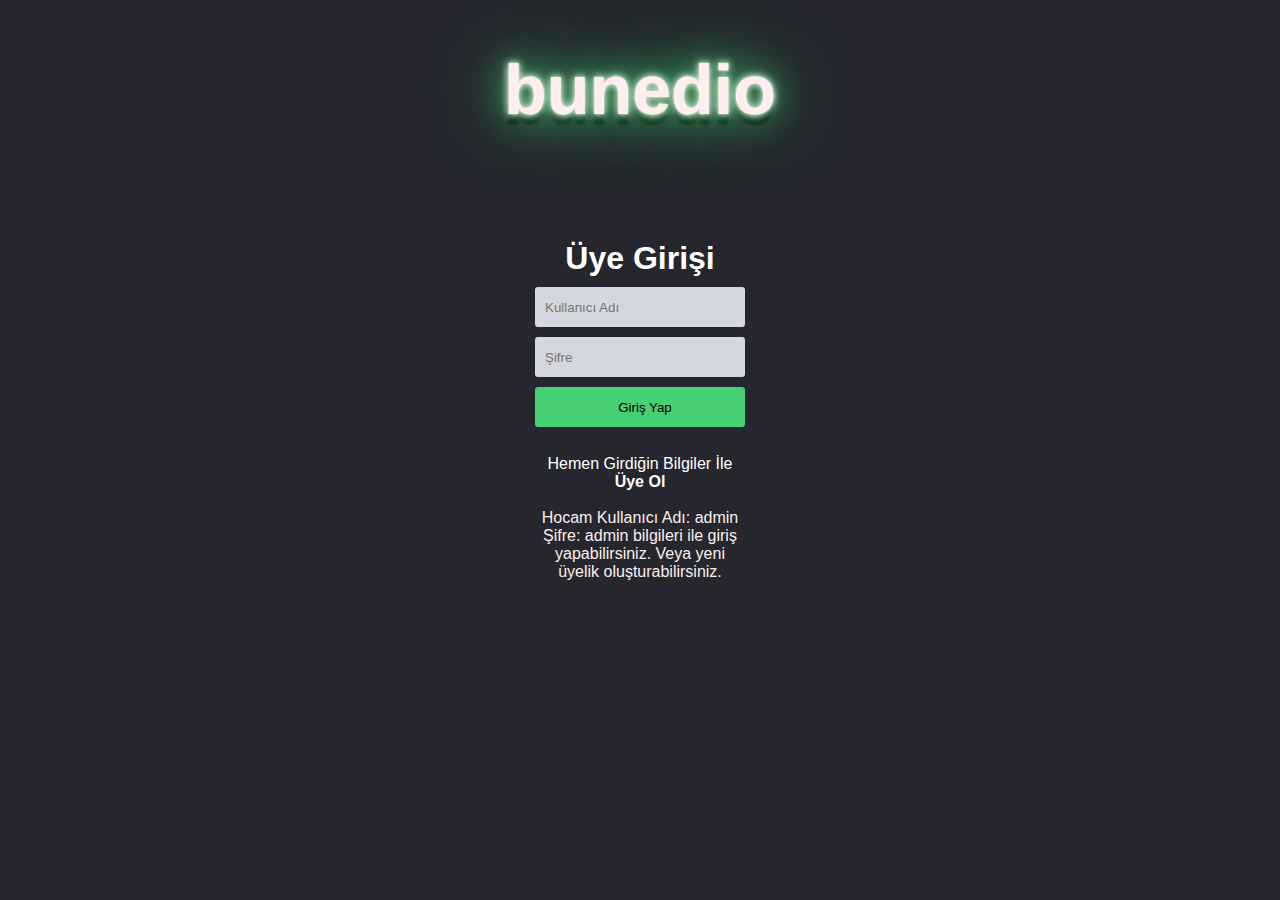
<file: index.html>
<!DOCTYPE html>
<html lang="tr">

<head>
    <meta charset="UTF-8">
    <meta name="viewport" content="width=device-width, initial-scale=1.0">
    <title>Bunedio</title>
    <link rel="stylesheet" href="style.css">
</head>

<body>


    <script>
        var kullaniciadi = ["admin"];
        var sifre = ["admin"];
        function girisYap() {


            var kadi = document.getElementById("kadi").value;
            var password = document.getElementById("sifre").value;
            var i;
            var onay1 = false;
            var onay2 = false;


            for (i = 0; i < kullaniciadi.length; i++) {
                if (kullaniciadi[i] == kadi) {

                    onay1 = true;
                }



            }

            for (i = 0; i < sifre.length; i++) {

                if (sifre[i] == password) {
                    onay2 = true;
                }

            }

            if (onay1 == true && onay2 == true) {
                window.location.replace("anasayfa.html")
            }

            if (onay1 == true && onay2 == false) {
                document.getElementById("durum").innerHTML = "Şifreyi yanlış girdiniz!!!";
            }

            if (onay1 == false && onay2 == true) {
                document.getElementById("durum").innerHTML = "Kullanıcı Adınızı yanlış girdiniz!!!";
            }

            if (onay1 == false && onay2 == false) {
                document.getElementById("durum").innerHTML = "Kullanıcı Adı ve Şifreyi yanlış girdiniz!!!";
            }




        }


        function uyeOl() {
            var uyeKullaniciAdi;
            var uyeSifre;

            uyeKullaniciAdi = document.getElementById("kadi").value;
            uyeSifre = document.getElementById("sifre").value;
            kullaniciadi.push(uyeKullaniciAdi);
            sifre.push(uyeSifre);
         

            document.getElementById("durum").innerHTML = "Üyeliğiniz başarıyla gerçekleştirildi!";
        }




    </script>



    <div class="logo">

        <b>bunedio</b>

    </div>

    <div class="form">
        <h1> Üye Girişi</h1>
        <form>
            <input type="text" id="kadi" placeholder="Kullanıcı Adı"></input>
            <input type="password" id="sifre" placeholder="Şifre"></input>
        </form>
        <button onclick="girisYap()">Giriş Yap</button>
        <p style="color: red; font-weight: bold;" id="durum"></p> <br>
        <p> <a href="javascript:uyeOl();">Hemen Girdiğin Bilgiler İle <b>Üye Ol</b></a></p><br>
        <p>Hocam Kullanıcı Adı: admin Şifre: admin bilgileri ile giriş yapabilirsiniz. Veya yeni üyelik oluşturabilirsiniz. </p>

    </div>




</body>

</html>
</file>
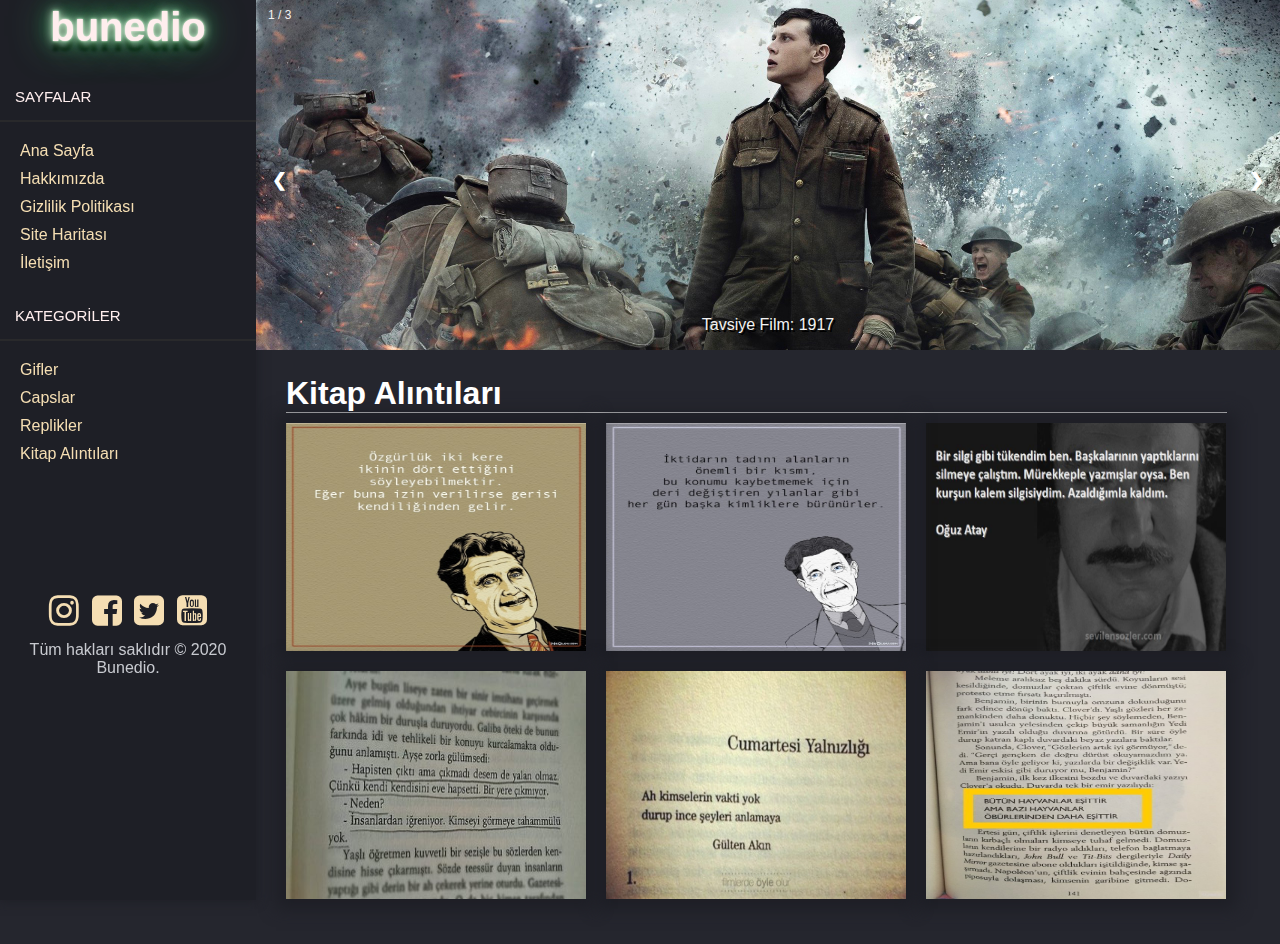
<file: alintilar.html>
<!DOCTYPE html>
<html lang="en">

<head>
    <meta charset="UTF-8">
    <meta name="viewport" content="width=device-width, initial-scale=1.0">
    <title>Bunedio</title>
    <link rel="stylesheet" href="style.css">
    <link rel="stylesheet" href="font-awesome/css/font-awesome.min.css">

</head>

<body>

    <div id="sidebar">
        <div id="logo" class="logo">

            <b>bunedio</b>

        </div><br>

        <div class="baslik">SAYFALAR</div>
        <div class="line"></div>

        <div class="sayfalar">
            <a href="anasayfa.html">Ana Sayfa</a>
            <a href="hakkimizda.html">Hakkımızda</a>
            <a href="gizlilik.html">Gizlilik Politikası</a>
            <a href="siteharitasi.html">Site Haritası</a>
            <a href="iletisim.html">İletişim</a>


        </div>

        <div class="baslik">KATEGORİLER</div>
        <div class="line"></div>

        <div class="sayfalar">
            <a href="gifler.html">Gifler</a>
            <a href="casplar.html">Capslar</a>
            <a href="replikler.html">Replikler</a>
            <a href="alintilar.html">Kitap Alıntıları</a>
        </div>
        <br>
        <br>
        <br>
        <br>
        <br>
        <br>
        <div class="sosyal">
            <a href="https://www.instagram.com/emirhann_bb/" target="_blank"><i class="fa fa-instagram" aria-hidden="true"></i></a>
            <a href=""><i class="fa fa-facebook-square" aria-hidden="true"></i></a>
            <a href=""><i class="fa fa-twitter-square" aria-hidden="true"></i></a>
            <a href=""><i class="fa fa-youtube-square" aria-hidden="true"></i></a>

            <p>Tüm hakları saklıdır © 2020 Bunedio.</p>

        </div>

    </div>

    <div id="main">
        <div class="slideshow-container">

            <div class="mySlides fade">
                <div class="numbertext">1 / 3</div>
                <img src="img/1917.jpg" style="width:100%">
                <div class="text">Tavsiye Film: 1917</div>
            </div>

            <div class="mySlides fade">
                <div class="numbertext">2 / 3</div>
                <img src="img/hacksaw.jpg" style="width:100%">
                <div class="text">Tavsiye Film: Hacksaw Ridge</div>
            </div>

            <div class="mySlides fade">
                <div class="numbertext">3 / 3</div>
                <img src="img/spartacus.jpg" style="width:100%">
                <div class="text">Tavsiye Dizi: Vikings</div>
            </div>

            <a class="prev" onclick="plusSlides(-1)">&#10094;</a>
            <a class="next" onclick="plusSlides(1)">&#10095;</a>

        </div>



        <script>
            var slideIndex = 1;
            showSlides(slideIndex);

            function plusSlides(n) {
                showSlides(slideIndex += n);
            }

            function currentSlide(n) {
                showSlides(slideIndex = n);
            }

            function showSlides(n) {
                var i;
                var slides = document.getElementsByClassName("mySlides");
                var dots = document.getElementsByClassName("dot");
                if (n > slides.length) { slideIndex = 1 }
                if (n < 1) { slideIndex = slides.length }
                for (i = 0; i < slides.length; i++) {
                    slides[i].style.display = "none";
                }
                for (i = 0; i < dots.length; i++) {
                    dots[i].className = dots[i].className.replace(" active", "");
                }
                slides[slideIndex - 1].style.display = "block";
                dots[slideIndex - 1].className += " active";
            }
        </script>

        <div class="sonyazilar">
            <h1>Kitap Alıntıları</h1>

            <div class="gif">
                <img src="img/kitap1.jpg" alt="">
            </div>
            <div class="gif">
                <img src="img/kitap2.jpg" alt="">
            </div>
            <div class="gif">
                <img src="img/kitap3.jpg" alt="">
            </div>
<br>
            <div class="gif">
                <img src="img/kitap4.jpg" alt="">
            </div>
            <div class="gif">
                <img src="img/kitap5.jpg" alt="">
            </div>
            <div class="gif">
                <img src="img/kitap6.jpg" alt="">
            </div>




       

        </div>
      

   

    </div>



    </div>






</body>

</html>
</file>
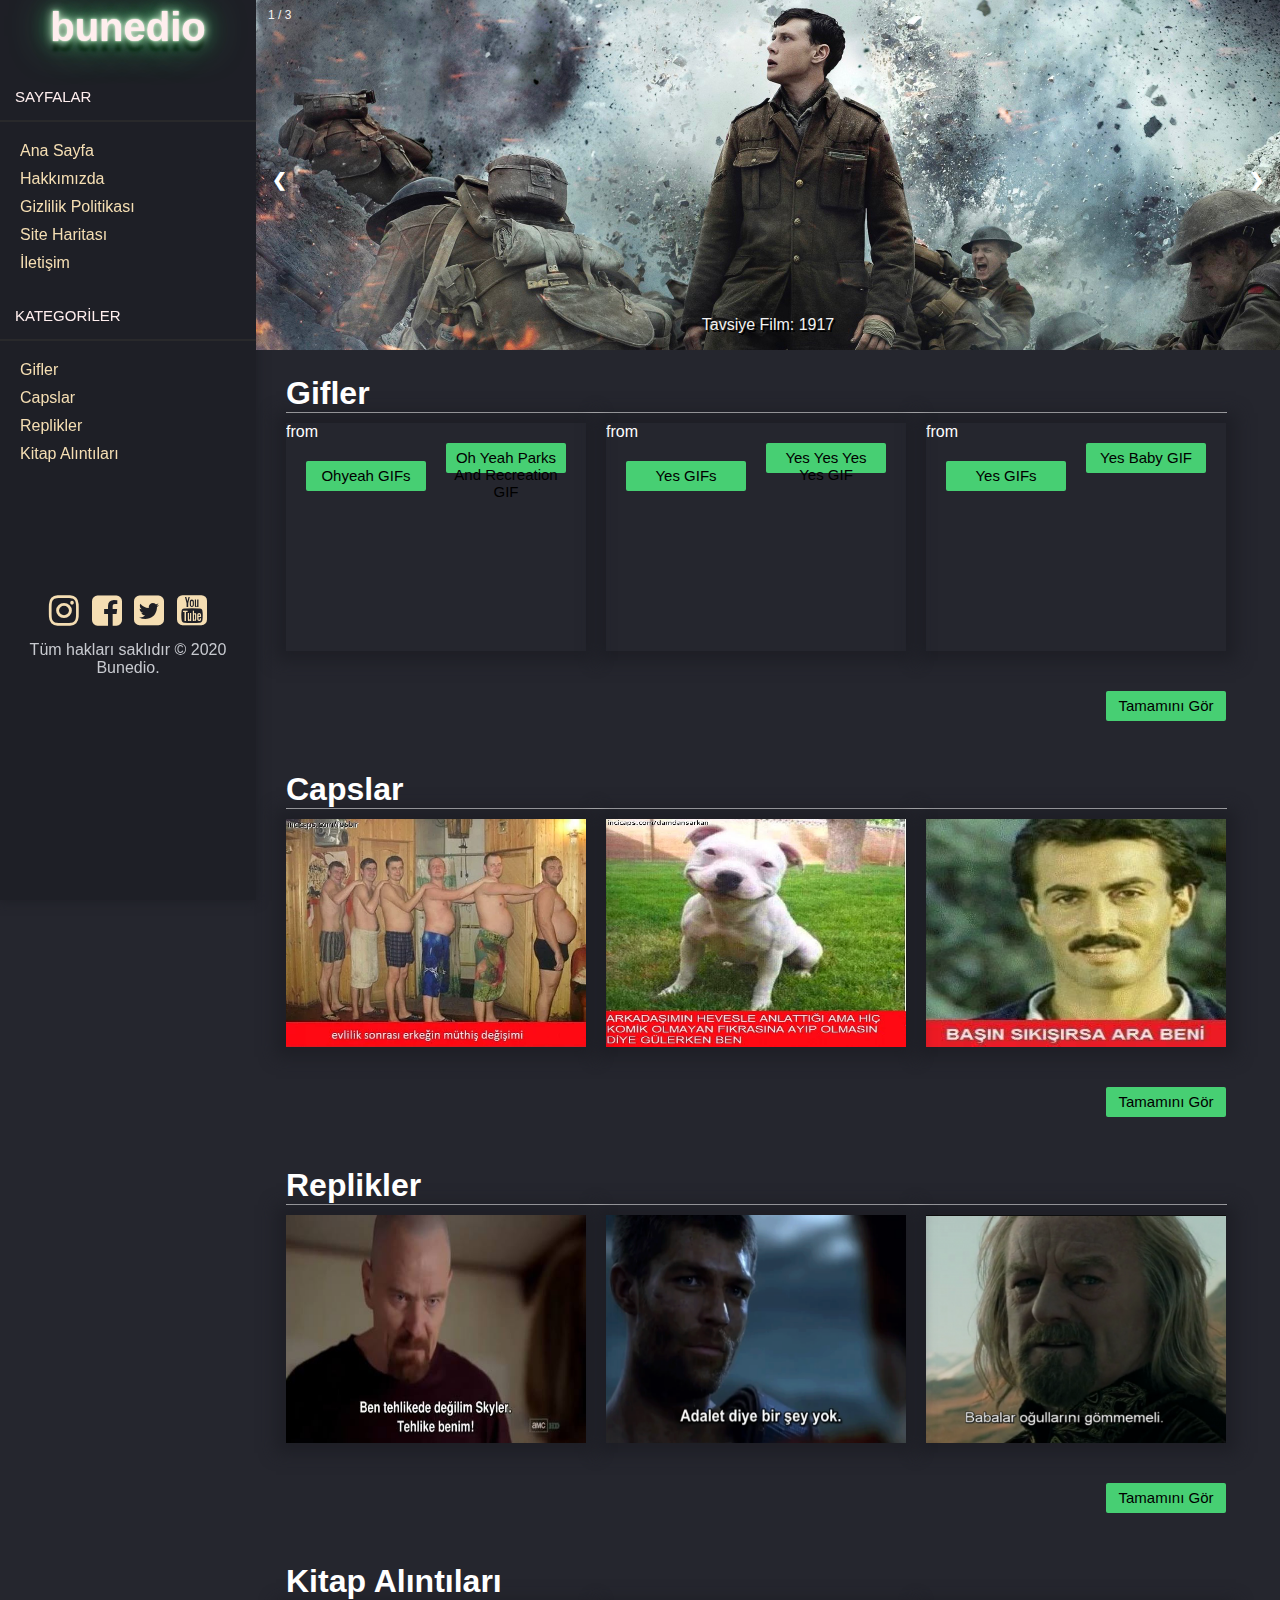
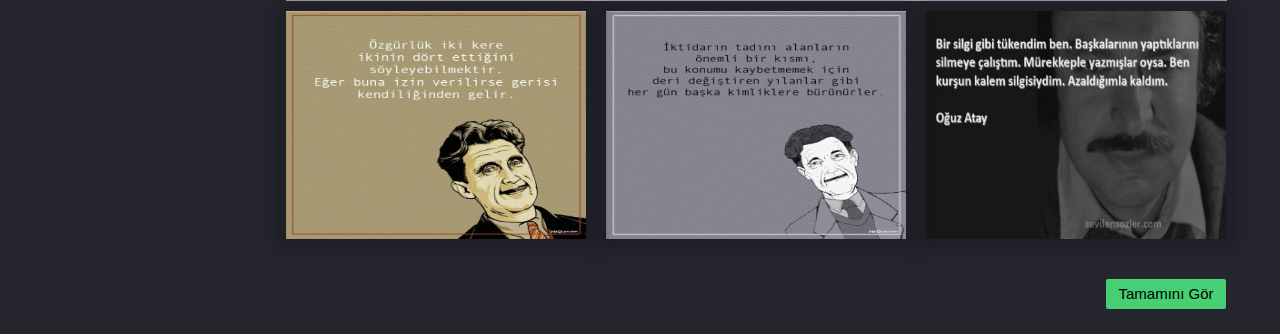
<file: anasayfa.html>
<!DOCTYPE html>
<html lang="en">

<head>
    <meta charset="UTF-8">
    <meta name="viewport" content="width=device-width, initial-scale=1.0">
    <title>Bunedio</title>
    <link rel="stylesheet" href="style.css">
    <link rel="stylesheet" href="font-awesome/css/font-awesome.min.css">

</head>

<body>


    <div id="sidebar">
        <div id="logo" class="logo">

            <b>bunedio</b>

        </div><br>

        <div class="baslik">SAYFALAR</div>
        <div class="line"></div>

        <div class="sayfalar">
            <a href="anasayfa.html">Ana Sayfa</a>
            <a href="hakkimizda.html">Hakkımızda</a>
            <a href="gizlilik.html">Gizlilik Politikası</a>
            <a href="siteharitasi.html">Site Haritası</a>
            <a href="iletisim.html">İletişim</a>


        </div>

        <div class="baslik">KATEGORİLER</div>
        <div class="line"></div>

        <div class="sayfalar">
            <a href="gifler.html">Gifler</a>
            <a href="casplar.html">Capslar</a>
            <a href="replikler.html">Replikler</a>
            <a href="alintilar.html">Kitap Alıntıları</a>
        </div>
        <br>
        <br>
        <br>
        <br>
        <br>
        <br>
        <div class="sosyal">
            <a href="https://www.instagram.com/emirhann_bb/" target="_blank"><i class="fa fa-instagram" aria-hidden="true"></i></a>
            <a href=""><i class="fa fa-facebook-square" aria-hidden="true"></i></a>
            <a href=""><i class="fa fa-twitter-square" aria-hidden="true"></i></a>
            <a href=""><i class="fa fa-youtube-square" aria-hidden="true"></i></a>

            <p>Tüm hakları saklıdır © 2020 Bunedio.</p>

        </div>

    </div>

    <div id="main">
        <div class="slideshow-container">

            <div class="mySlides fade">
                <div class="numbertext">1 / 3</div>
                <img src="img/1917.jpg" style="width:100%">
                <div class="text">Tavsiye Film: 1917</div>
            </div>

            <div class="mySlides fade">
                <div class="numbertext">2 / 3</div>
                <img src="img/hacksaw.jpg" style="width:100%">
                <div class="text">Tavsiye Film: Hacksaw Ridge</div>
            </div>

            <div class="mySlides fade">
                <div class="numbertext">3 / 3</div>
                <img src="img/spartacus.jpg" style="width:100%">
                <div class="text">Tavsiye Dizi: Vikings</div>
            </div>

            <a class="prev" onclick="plusSlides(-1)">&#10094;</a>
            <a class="next" onclick="plusSlides(1)">&#10095;</a>

        </div>



        <script>
            var slideIndex = 1;
            showSlides(slideIndex);

            function plusSlides(n) {
                showSlides(slideIndex += n);
            }

            function currentSlide(n) {
                showSlides(slideIndex = n);
            }

            function showSlides(n) {
                var i;
                var slides = document.getElementsByClassName("mySlides");
                var dots = document.getElementsByClassName("dot");
                if (n > slides.length) { slideIndex = 1 }
                if (n < 1) { slideIndex = slides.length }
                for (i = 0; i < slides.length; i++) {
                    slides[i].style.display = "none";
                }
                for (i = 0; i < dots.length; i++) {
                    dots[i].className = dots[i].className.replace(" active", "");
                }
                slides[slideIndex - 1].style.display = "block";
                dots[slideIndex - 1].className += " active";
            }
        </script>

        <div class="sonyazilar">


            <h1>Gifler</h1>
            <div class="gif">
                <div class="tenor-gif-embed" data-postid="13347383" data-share-method="host" data-width="100%"
                    data-aspect-ratio="1.0774647887323943"><a
                        href="https://tenor.com/view/yes-baby-goal-funny-face-gif-13347383">Yes Baby GIF</a> from <a
                        href="https://tenor.com/search/yes-gifs">Yes GIFs</a></div>
                <script type="text/javascript" async src="https://tenor.com/embed.js"></script>
            </div>
            <div class="gif">
                <div class="tenor-gif-embed" data-postid="17141626" data-share-method="host" data-width="100%"
                    data-aspect-ratio="1.1042128603104213"><a
                        href="https://tenor.com/view/yes-yes-yes-yes-yaas-yay-cheer-gif-17141626">Yes Yes Yes Yes
                        GIF</a> from <a href="https://tenor.com/search/yes-gifs">Yes GIFs</a></div>
                <script type="text/javascript" async src="https://tenor.com/embed.js"></script>
            </div>
            <div class="gif">
                <div class="tenor-gif-embed" data-postid="7644619" data-share-method="host" data-width="100%"
                    data-aspect-ratio="1.1971153846153846"><a href="https://tenor.com/view/oh-yeah-gif-7644619">Oh Yeah
                        Parks And Recreation GIF</a> from <a href="https://tenor.com/search/ohyeah-gifs">Ohyeah GIFs</a>
                </div>
                <script type="text/javascript" async src="https://tenor.com/embed.js"></script>


            </div>


            <div class="tamami">
                <a href="gifler.html">Tamamını Gör</a>

            </div>
        </div>


        <div class="sonyazilar">
            <h1>Capslar</h1>
            <div class="gif">
                <img src="img/caps1.jpg" alt="">
            </div>
            <div class="gif">
              <img src="img/caps2.webp" alt="">
            </div>
            <div class="gif">
                <img src="img/caps3.webp" alt="">
            </div>


            <div class="tamami">
                <a href="casplar.html">Tamamını Gör</a>
    
            </div>

        </div>
        <div class="sonyazilar">
            <h1>Replikler</h1>

            <div class="gif">
                <img src="img/replik1.png" alt="">
            </div>
            <div class="gif">
              <img src="img/replik2.png" alt="">
            </div>
            <div class="gif">
                <img src="img/replik3.png" alt="">
            </div>


            <div class="tamami">
                <a href="replikler.html">Tamamını Gör</a>
    
            </div>

        </div>

        <div class="sonyazilar">
            <h1>Kitap Alıntıları</h1>

            <div class="gif">
                <img src="img/kitap1.jpg" alt="">
            </div>
            <div class="gif">
                <img src="img/kitap2.jpg" alt="">
            </div>
            <div class="gif">
                <img src="img/kitap3.jpg" alt="">
            </div>


            <div class="tamami">
                <a href="alintilar.html">Tamamını Gör</a>
    
            </div>

        </div>


    </div>



    </div>






</body>

</html>
</file>
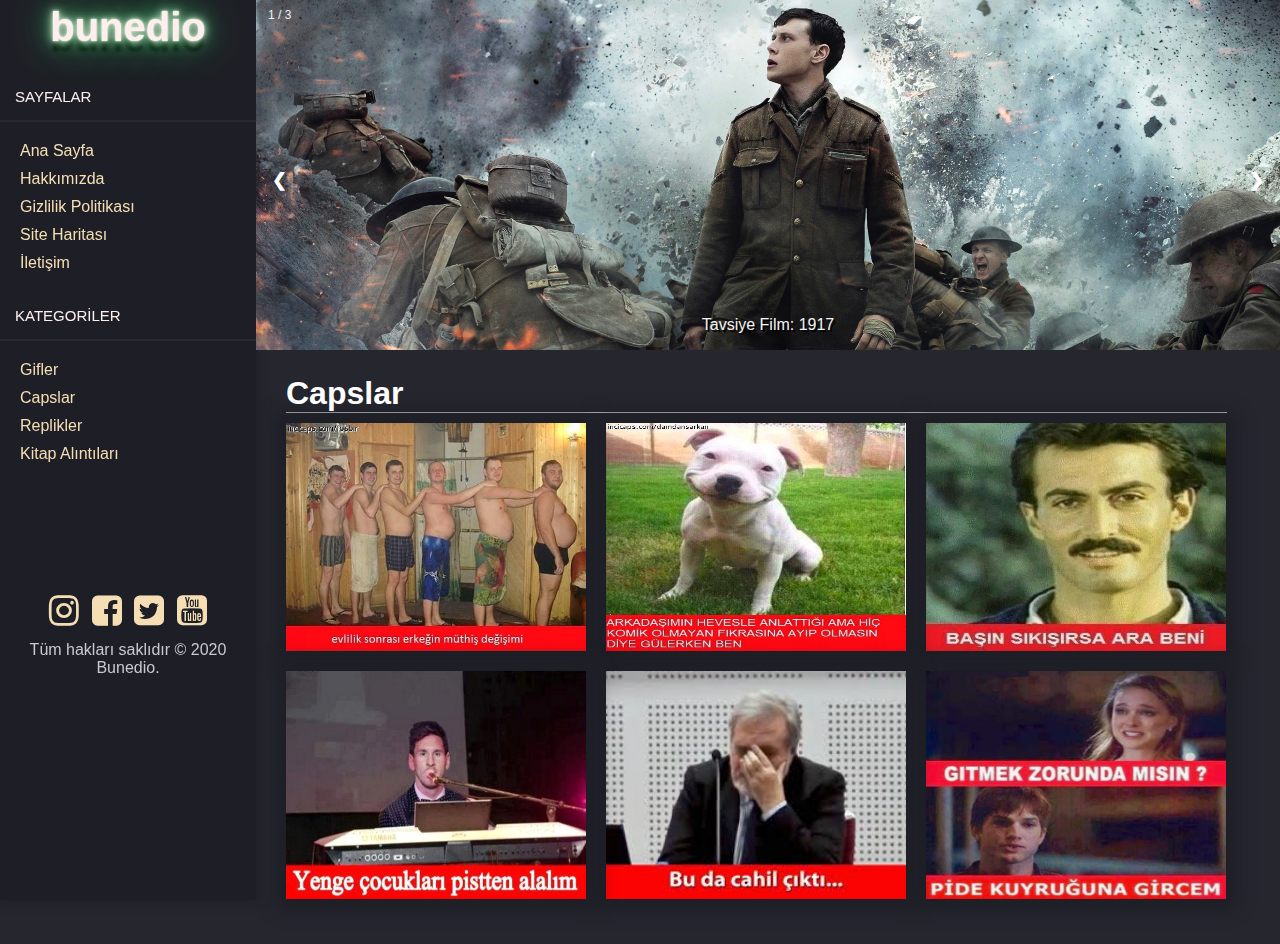
<file: casplar.html>
<!DOCTYPE html>
<html lang="en">

<head>
    <meta charset="UTF-8">
    <meta name="viewport" content="width=device-width, initial-scale=1.0">
    <title>Bunedio</title>
    <link rel="stylesheet" href="style.css">
    <link rel="stylesheet" href="font-awesome/css/font-awesome.min.css">

</head>

<body>

    <div id="sidebar">
        <div id="logo" class="logo">

            <b>bunedio</b>

        </div><br>

        <div class="baslik">SAYFALAR</div>
        <div class="line"></div>

        <div class="sayfalar">
            <a href="anasayfa.html">Ana Sayfa</a>
            <a href="hakkimizda.html">Hakkımızda</a>
            <a href="gizlilik.html">Gizlilik Politikası</a>
            <a href="siteharitasi.html">Site Haritası</a>
            <a href="iletisim.html">İletişim</a>

        </div>

        <div class="baslik">KATEGORİLER</div>
        <div class="line"></div>

        <div class="sayfalar">
            <a href="gifler.html">Gifler</a>
            <a href="casplar.html">Capslar</a>
            <a href="replikler.html">Replikler</a>
            <a href="alintilar.html">Kitap Alıntıları</a>
        </div>
        <br>
        <br>
        <br>
        <br>
        <br>
        <br>
        <div class="sosyal">
            <a href="https://www.instagram.com/emirhann_bb/" target="_blank"><i class="fa fa-instagram" aria-hidden="true"></i></a>
            <a href=""><i class="fa fa-facebook-square" aria-hidden="true"></i></a>
            <a href=""><i class="fa fa-twitter-square" aria-hidden="true"></i></a>
            <a href=""><i class="fa fa-youtube-square" aria-hidden="true"></i></a>

            <p>Tüm hakları saklıdır © 2020 Bunedio.</p>

        </div>

    </div>

    <div id="main">
        <div class="slideshow-container">

            <div class="mySlides fade">
                <div class="numbertext">1 / 3</div>
                <img src="img/1917.jpg" style="width:100%">
                <div class="text">Tavsiye Film: 1917</div>
            </div>

            <div class="mySlides fade">
                <div class="numbertext">2 / 3</div>
                <img src="img/hacksaw.jpg" style="width:100%">
                <div class="text">Tavsiye Film: Hacksaw Ridge</div>
            </div>

            <div class="mySlides fade">
                <div class="numbertext">3 / 3</div>
                <img src="img/spartacus.jpg" style="width:100%">
                <div class="text">Tavsiye Dizi: Vikings</div>
            </div>

            <a class="prev" onclick="plusSlides(-1)">&#10094;</a>
            <a class="next" onclick="plusSlides(1)">&#10095;</a>

        </div>



        <script>
            var slideIndex = 1;
            showSlides(slideIndex);

            function plusSlides(n) {
                showSlides(slideIndex += n);
            }

            function currentSlide(n) {
                showSlides(slideIndex = n);
            }

            function showSlides(n) {
                var i;
                var slides = document.getElementsByClassName("mySlides");
                var dots = document.getElementsByClassName("dot");
                if (n > slides.length) { slideIndex = 1 }
                if (n < 1) { slideIndex = slides.length }
                for (i = 0; i < slides.length; i++) {
                    slides[i].style.display = "none";
                }
                for (i = 0; i < dots.length; i++) {
                    dots[i].className = dots[i].className.replace(" active", "");
                }
                slides[slideIndex - 1].style.display = "block";
                dots[slideIndex - 1].className += " active";
            }
        </script>

        <div class="sonyazilar">
            <h1>Capslar</h1>
            <div class="gif">
                <img src="img/caps1.jpg" alt="">
            </div>
            <div class="gif">
              <img src="img/caps2.webp" alt="">
            </div>
            <div class="gif">
                <img src="img/caps3.webp" alt="">
            </div>

            <br>
            <div class="gif">
                <img src="img/caps4.jpg" alt="">
            </div>
            <div class="gif">
              <img src="img/caps5.jpg" alt="">
            </div>
            <div class="gif">
                <img src="img/caps6.jpg" alt="">
            </div>

            

<br>

       

        </div>
      

   

    </div>



    </div>






</body>

</html>
</file>
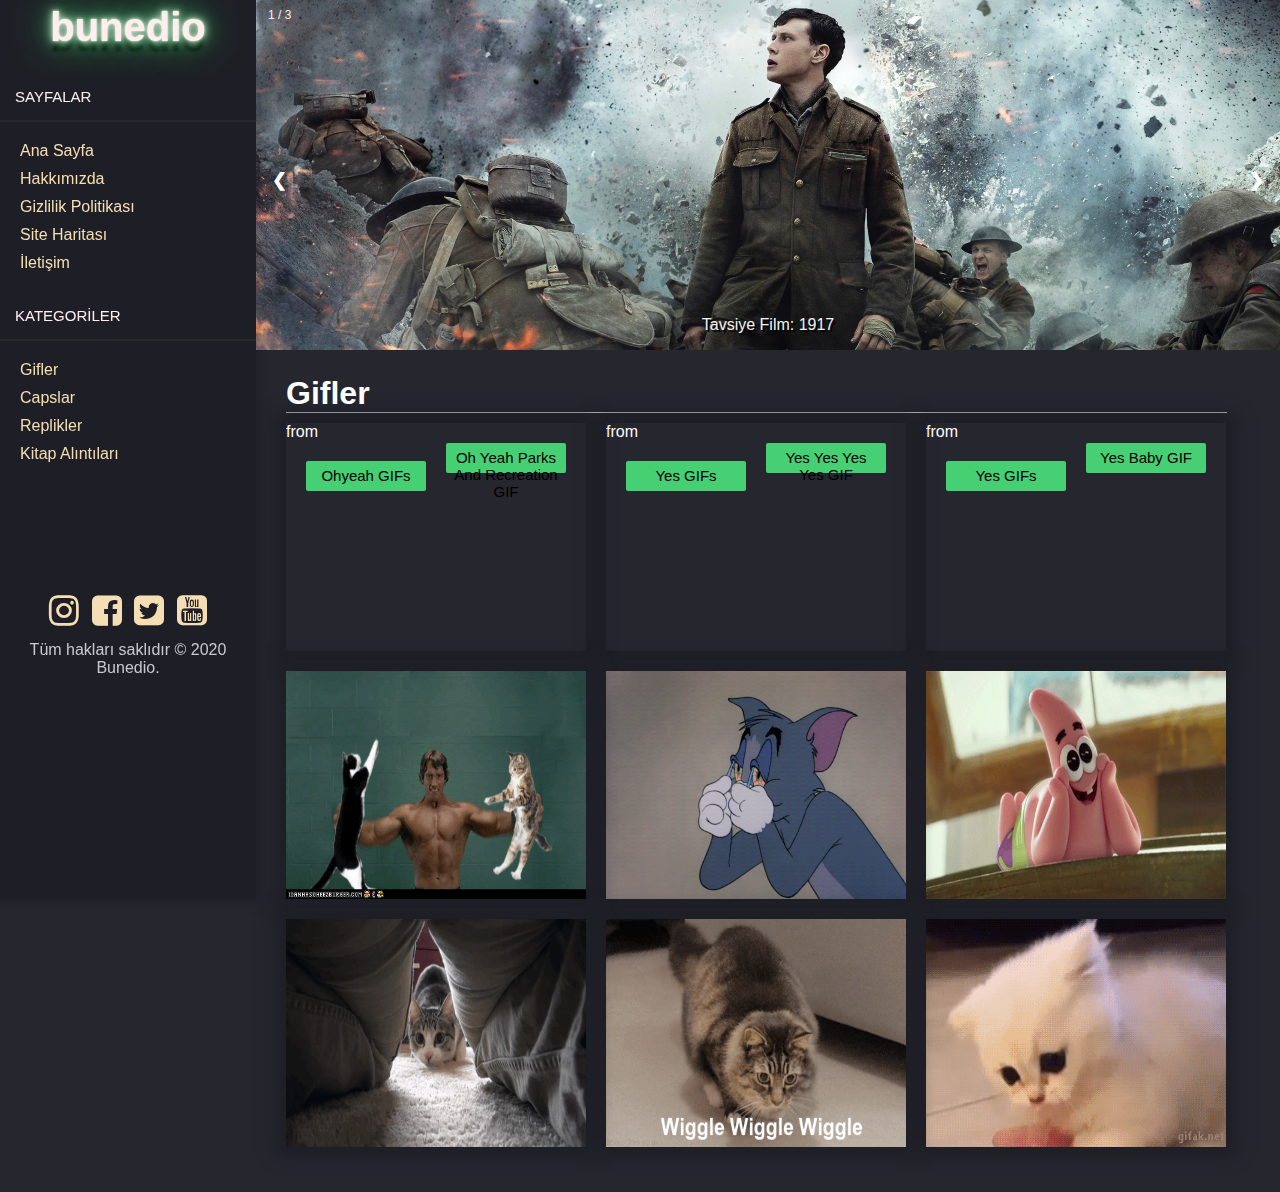
<file: gifler.html>
<!DOCTYPE html>
<html lang="en">

<head>
    <meta charset="UTF-8">
    <meta name="viewport" content="width=device-width, initial-scale=1.0">
    <title>Bunedio</title>
    <link rel="stylesheet" href="style.css">
    <link rel="stylesheet" href="font-awesome/css/font-awesome.min.css">

</head>

<body>

    <div id="sidebar">
        <div id="logo" class="logo">

            <b>bunedio</b>

        </div><br>

        <div class="baslik">SAYFALAR</div>
        <div class="line"></div>

        <div class="sayfalar">
            <a href="anasayfa.html">Ana Sayfa</a>
            <a href="hakkimizda.html">Hakkımızda</a>
            <a href="gizlilik.html">Gizlilik Politikası</a>
            <a href="siteharitasi.html">Site Haritası</a>
            <a href="iletisim.html">İletişim</a>


        </div>

        <div class="baslik">KATEGORİLER</div>
        <div class="line"></div>

        <div class="sayfalar">
            <a href="gifler.html">Gifler</a>
            <a href="casplar.html">Capslar</a>
            <a href="replikler.html">Replikler</a>
            <a href="alintilar.html">Kitap Alıntıları</a>
        </div>
        <br>
        <br>
        <br>
        <br>
        <br>
        <br>
        <div class="sosyal">
            <a href="https://www.instagram.com/emirhann_bb/" target="_blank"><i class="fa fa-instagram" aria-hidden="true"></i></a>
            <a href=""><i class="fa fa-facebook-square" aria-hidden="true"></i></a>
            <a href=""><i class="fa fa-twitter-square" aria-hidden="true"></i></a>
            <a href=""><i class="fa fa-youtube-square" aria-hidden="true"></i></a>

            <p>Tüm hakları saklıdır © 2020 Bunedio.</p>

        </div>

    </div>

    <div id="main">
        <div class="slideshow-container">

            <div class="mySlides fade">
                <div class="numbertext">1 / 3</div>
                <img src="img/1917.jpg" style="width:100%">
                <div class="text">Tavsiye Film: 1917</div>
            </div>

            <div class="mySlides fade">
                <div class="numbertext">2 / 3</div>
                <img src="img/hacksaw.jpg" style="width:100%">
                <div class="text">Tavsiye Film: Hacksaw Ridge</div>
            </div>

            <div class="mySlides fade">
                <div class="numbertext">3 / 3</div>
                <img src="img/spartacus.jpg" style="width:100%">
                <div class="text">Tavsiye Dizi: Vikings</div>
            </div>

            <a class="prev" onclick="plusSlides(-1)">&#10094;</a>
            <a class="next" onclick="plusSlides(1)">&#10095;</a>

        </div>



        <script>
            var slideIndex = 1;
            showSlides(slideIndex);

            function plusSlides(n) {
                showSlides(slideIndex += n);
            }

            function currentSlide(n) {
                showSlides(slideIndex = n);
            }

            function showSlides(n) {
                var i;
                var slides = document.getElementsByClassName("mySlides");
                var dots = document.getElementsByClassName("dot");
                if (n > slides.length) { slideIndex = 1 }
                if (n < 1) { slideIndex = slides.length }
                for (i = 0; i < slides.length; i++) {
                    slides[i].style.display = "none";
                }
                for (i = 0; i < dots.length; i++) {
                    dots[i].className = dots[i].className.replace(" active", "");
                }
                slides[slideIndex - 1].style.display = "block";
                dots[slideIndex - 1].className += " active";
            }
        </script>

        <div class="sonyazilar">


            <h1>Gifler</h1>
            <div class="gif">
                <div class="tenor-gif-embed" data-postid="13347383" data-share-method="host" data-width="100%"
                    data-aspect-ratio="1.0774647887323943"><a
                        href="https://tenor.com/view/yes-baby-goal-funny-face-gif-13347383">Yes Baby GIF</a> from <a
                        href="https://tenor.com/search/yes-gifs">Yes GIFs</a></div>
                <script type="text/javascript" async src="https://tenor.com/embed.js"></script>
            </div>
            <div class="gif">
                <div class="tenor-gif-embed" data-postid="17141626" data-share-method="host" data-width="100%"
                    data-aspect-ratio="1.1042128603104213"><a
                        href="https://tenor.com/view/yes-yes-yes-yes-yaas-yay-cheer-gif-17141626">Yes Yes Yes Yes
                        GIF</a> from <a href="https://tenor.com/search/yes-gifs">Yes GIFs</a></div>
                <script type="text/javascript" async src="https://tenor.com/embed.js"></script>
            </div>
            <div class="gif">
                <div class="tenor-gif-embed" data-postid="7644619" data-share-method="host" data-width="100%"
                    data-aspect-ratio="1.1971153846153846"><a href="https://tenor.com/view/oh-yeah-gif-7644619">Oh Yeah
                        Parks And Recreation GIF</a> from <a href="https://tenor.com/search/ohyeah-gifs">Ohyeah GIFs</a>
                </div>
                <script type="text/javascript" async src="https://tenor.com/embed.js"></script>


            </div>
            <br>

            <div class="gif">
                <img src="img/gif.gif"><img>
            </div>
            <div class="gif">
                <img src="img/gif1.gif"><img>

            </div>
            <div class="gif">
                <img src="img/gif2.gif"><img>

            </div>
<br>

<div class="gif">
    <img src="img/gif3.gif"><img>
</div>
<div class="gif">
    <img src="img/gif4.gif"><img>
</div>
<div class="gif">
    <img src="img/gif5.gif"><img>

</div>



      
        </div>




  


    </div>



    </div>






</body>

</html>
</file>
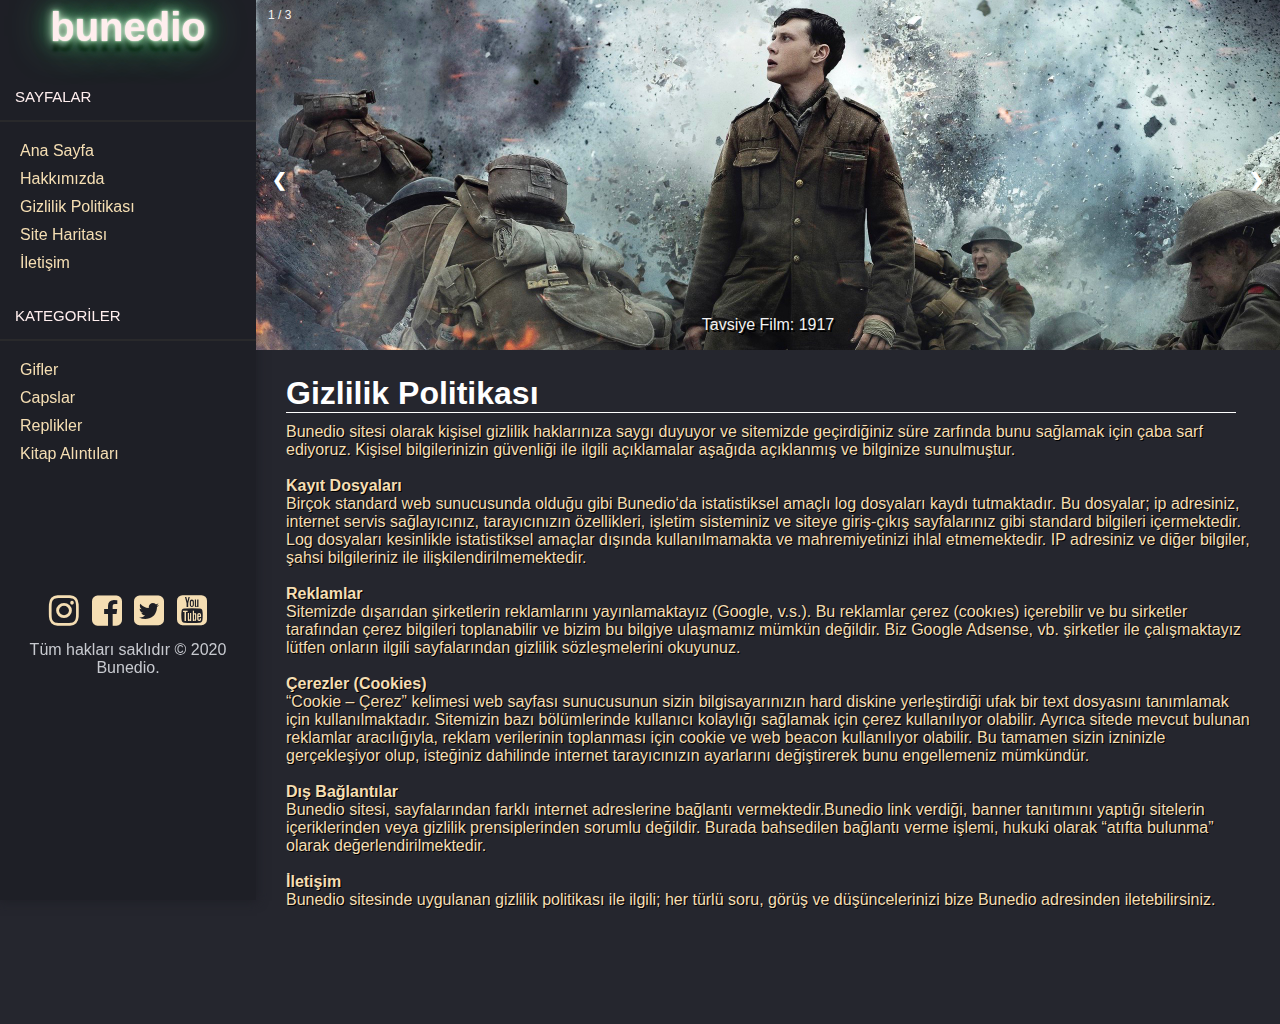
<file: gizlilik.html>
<!DOCTYPE html>
<html lang="en">

<head>
    <meta charset="UTF-8">
    <meta name="viewport" content="width=device-width, initial-scale=1.0">
    <title>Bunedio</title>
    <link rel="stylesheet" href="style.css">
    <link rel="stylesheet" href="font-awesome/css/font-awesome.min.css">

</head>

<body>

    <div id="sidebar">
        <div id="logo" class="logo">

            <b>bunedio</b>

        </div><br>

        <div class="baslik">SAYFALAR</div>
        <div class="line"></div>

        <div class="sayfalar">
            <a href="anasayfa.html">Ana Sayfa</a>
            <a href="hakkimizda.html">Hakkımızda</a>
            <a href="gizlilik.html">Gizlilik Politikası</a>
            <a href="siteharitasi.html">Site Haritası</a>
            <a href="iletisim.html">İletişim</a>


        </div>

        <div class="baslik">KATEGORİLER</div>
        <div class="line"></div>

        <div class="sayfalar">
            <a href="gifler.html">Gifler</a>
            <a href="casplar.html">Capslar</a>
            <a href="replikler.html">Replikler</a>
            <a href="alintilar.html">Kitap Alıntıları</a>
        </div>
        <br>
        <br>
        <br>
        <br>
        <br>
        <br>
        <div class="sosyal">
            <a href="https://www.instagram.com/emirhann_bb/" target="_blank"><i class="fa fa-instagram" aria-hidden="true"></i></a>
            <a href=""><i class="fa fa-facebook-square" aria-hidden="true"></i></a>
            <a href=""><i class="fa fa-twitter-square" aria-hidden="true"></i></a>
            <a href=""><i class="fa fa-youtube-square" aria-hidden="true"></i></a>

            <p>Tüm hakları saklıdır © 2020 Bunedio.</p>

        </div>

    </div>

    <div id="main">
        <div class="slideshow-container">

            <div class="mySlides fade">
                <div class="numbertext">1 / 3</div>
                <img src="img/1917.jpg" style="width:100%">
                <div class="text">Tavsiye Film: 1917</div>
            </div>

            <div class="mySlides fade">
                <div class="numbertext">2 / 3</div>
                <img src="img/hacksaw.jpg" style="width:100%">
                <div class="text">Tavsiye Film: Hacksaw Ridge</div>
            </div>

            <div class="mySlides fade">
                <div class="numbertext">3 / 3</div>
                <img src="img/spartacus.jpg" style="width:100%">
                <div class="text">Tavsiye Dizi: Vikings</div>
            </div>

            <a class="prev" onclick="plusSlides(-1)">&#10094;</a>
            <a class="next" onclick="plusSlides(1)">&#10095;</a>

        </div>



        <script>
            var slideIndex = 1;
            showSlides(slideIndex);

            function plusSlides(n) {
                showSlides(slideIndex += n);
            }

            function currentSlide(n) {
                showSlides(slideIndex = n);
            }

            function showSlides(n) {
                var i;
                var slides = document.getElementsByClassName("mySlides");
                var dots = document.getElementsByClassName("dot");
                if (n > slides.length) { slideIndex = 1 }
                if (n < 1) { slideIndex = slides.length }
                for (i = 0; i < slides.length; i++) {
                    slides[i].style.display = "none";
                }
                for (i = 0; i < dots.length; i++) {
                    dots[i].className = dots[i].className.replace(" active", "");
                }
                slides[slideIndex - 1].style.display = "block";
                dots[slideIndex - 1].className += " active";
            }
        </script>

        <div class="sonyazilar">


            <h1>Gizlilik Politikası</h1>
           <p>Bunedio sitesi olarak kişisel gizlilik haklarınıza saygı duyuyor ve sitemizde geçirdiğiniz süre zarfında bunu sağlamak için çaba sarf ediyoruz. Kişisel bilgilerinizin güvenliği ile ilgili açıklamalar aşağıda açıklanmış ve bilginize sunulmuştur.
<br>
<br>
            <b>Kayıt Dosyaları</b>
            <br>
            Birçok standard web sunucusunda olduğu gibi Bunedio‘da istatistiksel amaçlı log dosyaları kaydı tutmaktadır. Bu dosyalar; ip adresiniz, internet servis sağlayıcınız, tarayıcınızın özellikleri, işletim sisteminiz ve siteye giriş-çıkış sayfalarınız gibi standard bilgileri içermektedir. Log dosyaları kesinlikle istatistiksel amaçlar dışında kullanılmamakta ve mahremiyetinizi ihlal etmemektedir. IP adresiniz ve diğer bilgiler, şahsi bilgileriniz ile ilişkilendirilmemektedir.
            <br>
            <br>
            <b>Reklamlar</b>
            <br>
            Sitemizde dışarıdan şirketlerin reklamlarını yayınlamaktayız (Google, v.s.). Bu reklamlar çerez (cookıes) içerebilir ve bu sirketler tarafından çerez bilgileri toplanabilir ve bizim bu bilgiye ulaşmamız mümkün değildir. Biz Google Adsense, vb. şirketler ile çalışmaktayız lütfen onların ilgili sayfalarından gizlilik sözleşmelerini okuyunuz.
            <br>
            <br>
           <b>Çerezler (Cookies)</b> 
            <br>
            “Cookie – Çerez” kelimesi web sayfası sunucusunun sizin bilgisayarınızın hard diskine yerleştirdiği ufak bir text dosyasını tanımlamak için kullanılmaktadır. Sitemizin bazı bölümlerinde kullanıcı kolaylığı sağlamak için çerez kullanılıyor olabilir. Ayrıca sitede mevcut bulunan reklamlar aracılığıyla, reklam verilerinin toplanması için cookie ve web beacon kullanılıyor olabilir. Bu tamamen sizin izninizle gerçekleşiyor olup, isteğiniz dahilinde internet tarayıcınızın ayarlarını değiştirerek bunu engellemeniz mümkündür.
            <br>
            <br>
            <b>Dış Bağlantılar</b>
            <br>
            Bunedio sitesi, sayfalarından farklı internet adreslerine bağlantı vermektedir.Bunedio link verdiği, banner tanıtımını yaptığı sitelerin içeriklerinden veya gizlilik prensiplerinden sorumlu değildir. Burada bahsedilen bağlantı verme işlemi, hukuki olarak “atıfta bulunma” olarak değerlendirilmektedir.
            <br>
            <br>
           <b> İletişim</b>
            <br>
            Bunedio sitesinde uygulanan gizlilik politikası ile ilgili; her türlü soru, görüş ve düşüncelerinizi bize Bunedio adresinden iletebilirsiniz.</p>
            
          <br>
          <br>
          <br>
          <br>
          <br>



         
        </div>

    </div>



    </div>






</body>

</html>
</file>
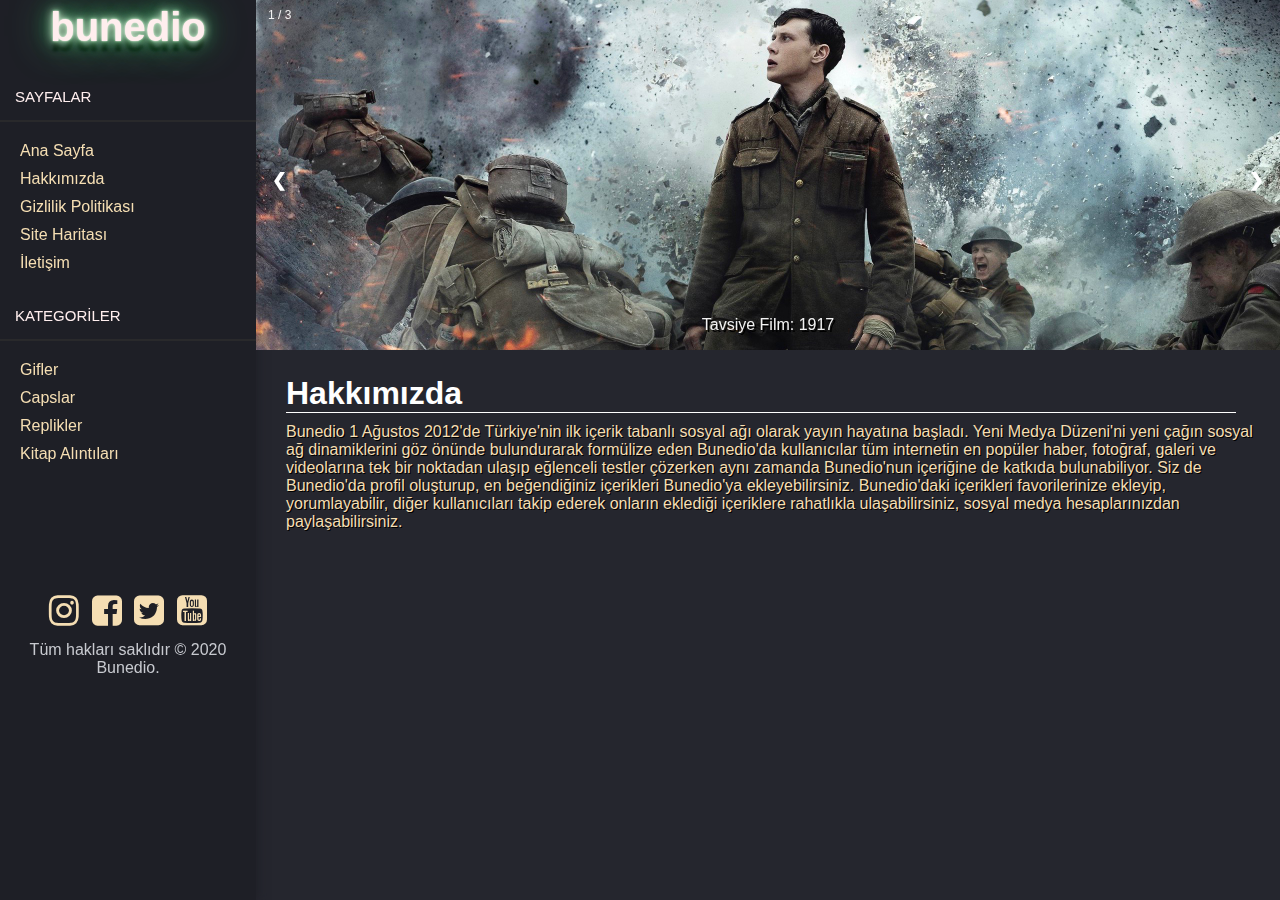
<file: hakkimizda.html>
<!DOCTYPE html>
<html lang="en">

<head>
    <meta charset="UTF-8">
    <meta name="viewport" content="width=device-width, initial-scale=1.0">
    <title>Bunedio</title>
    <link rel="stylesheet" href="style.css">
    <link rel="stylesheet" href="font-awesome/css/font-awesome.min.css">

</head>

<body>

    <div id="sidebar">
        <div id="logo" class="logo">

            <b>bunedio</b>

        </div><br>

        <div class="baslik">SAYFALAR</div>
        <div class="line"></div>

        <div class="sayfalar">
            <a href="anasayfa.html">Ana Sayfa</a>
            <a href="hakkimizda.html">Hakkımızda</a>
            <a href="gizlilik.html">Gizlilik Politikası</a>
            <a href="siteharitasi.html">Site Haritası</a>
            <a href="iletisim.html">İletişim</a>


        </div>

        <div class="baslik">KATEGORİLER</div>
        <div class="line"></div>

        <div class="sayfalar">
            <a href="gifler.html">Gifler</a>
            <a href="casplar.html">Capslar</a>
            <a href="replikler.html">Replikler</a>
            <a href="alintilar.html">Kitap Alıntıları</a>
        </div>
        <br>
        <br>
        <br>
        <br>
        <br>
        <br>
        <div class="sosyal">
            <a href="https://www.instagram.com/emirhann_bb/" target="_blank"><i class="fa fa-instagram" aria-hidden="true"></i></a>
            <a href=""><i class="fa fa-facebook-square" aria-hidden="true"></i></a>
            <a href=""><i class="fa fa-twitter-square" aria-hidden="true"></i></a>
            <a href=""><i class="fa fa-youtube-square" aria-hidden="true"></i></a>

            <p>Tüm hakları saklıdır © 2020 Bunedio.</p>

        </div>

    </div>

    <div id="main">
        <div class="slideshow-container">

            <div class="mySlides fade">
                <div class="numbertext">1 / 3</div>
                <img src="img/1917.jpg" style="width:100%">
                <div class="text">Tavsiye Film: 1917</div>
            </div>

            <div class="mySlides fade">
                <div class="numbertext">2 / 3</div>
                <img src="img/hacksaw.jpg" style="width:100%">
                <div class="text">Tavsiye Film: Hacksaw Ridge</div>
            </div>

            <div class="mySlides fade">
                <div class="numbertext">3 / 3</div>
                <img src="img/spartacus.jpg" style="width:100%">
                <div class="text">Tavsiye Dizi: Vikings</div>
            </div>

            <a class="prev" onclick="plusSlides(-1)">&#10094;</a>
            <a class="next" onclick="plusSlides(1)">&#10095;</a>

        </div>



        <script>
            var slideIndex = 1;
            showSlides(slideIndex);

            function plusSlides(n) {
                showSlides(slideIndex += n);
            }

            function currentSlide(n) {
                showSlides(slideIndex = n);
            }

            function showSlides(n) {
                var i;
                var slides = document.getElementsByClassName("mySlides");
                var dots = document.getElementsByClassName("dot");
                if (n > slides.length) { slideIndex = 1 }
                if (n < 1) { slideIndex = slides.length }
                for (i = 0; i < slides.length; i++) {
                    slides[i].style.display = "none";
                }
                for (i = 0; i < dots.length; i++) {
                    dots[i].className = dots[i].className.replace(" active", "");
                }
                slides[slideIndex - 1].style.display = "block";
                dots[slideIndex - 1].className += " active";
            }
        </script>

        <div class="sonyazilar">


            <h1>Hakkımızda</h1>
           <p>Bunedio 1 Ağustos 2012'de Türkiye'nin ilk içerik tabanlı sosyal ağı olarak yayın hayatına başladı. Yeni Medya Düzeni'ni yeni çağın sosyal ağ dinamiklerini göz önünde bulundurarak formülize eden Bunedio'da kullanıcılar tüm internetin en popüler haber, fotoğraf, galeri ve videolarına tek bir noktadan ulaşıp eğlenceli testler çözerken aynı zamanda Bunedio'nun içeriğine de katkıda bulunabiliyor.

            Siz de Bunedio'da profil oluşturup, en beğendiğiniz içerikleri Bunedio'ya ekleyebilirsiniz. Bunedio'daki içerikleri favorilerinize ekleyip, yorumlayabilir, diğer kullanıcıları takip ederek onların eklediği içeriklere rahatlıkla ulaşabilirsiniz, sosyal medya hesaplarınızdan paylaşabilirsiniz.</p>
            
            <br>
            <br>
            <br>
            <br>
            <br>
            <br>

            <br>
            <br>
            <br>

            <br>
            <br>
            <br>
            <br>
            <br>



         
        </div>

    </div>



    </div>






</body>

</html>
</file>
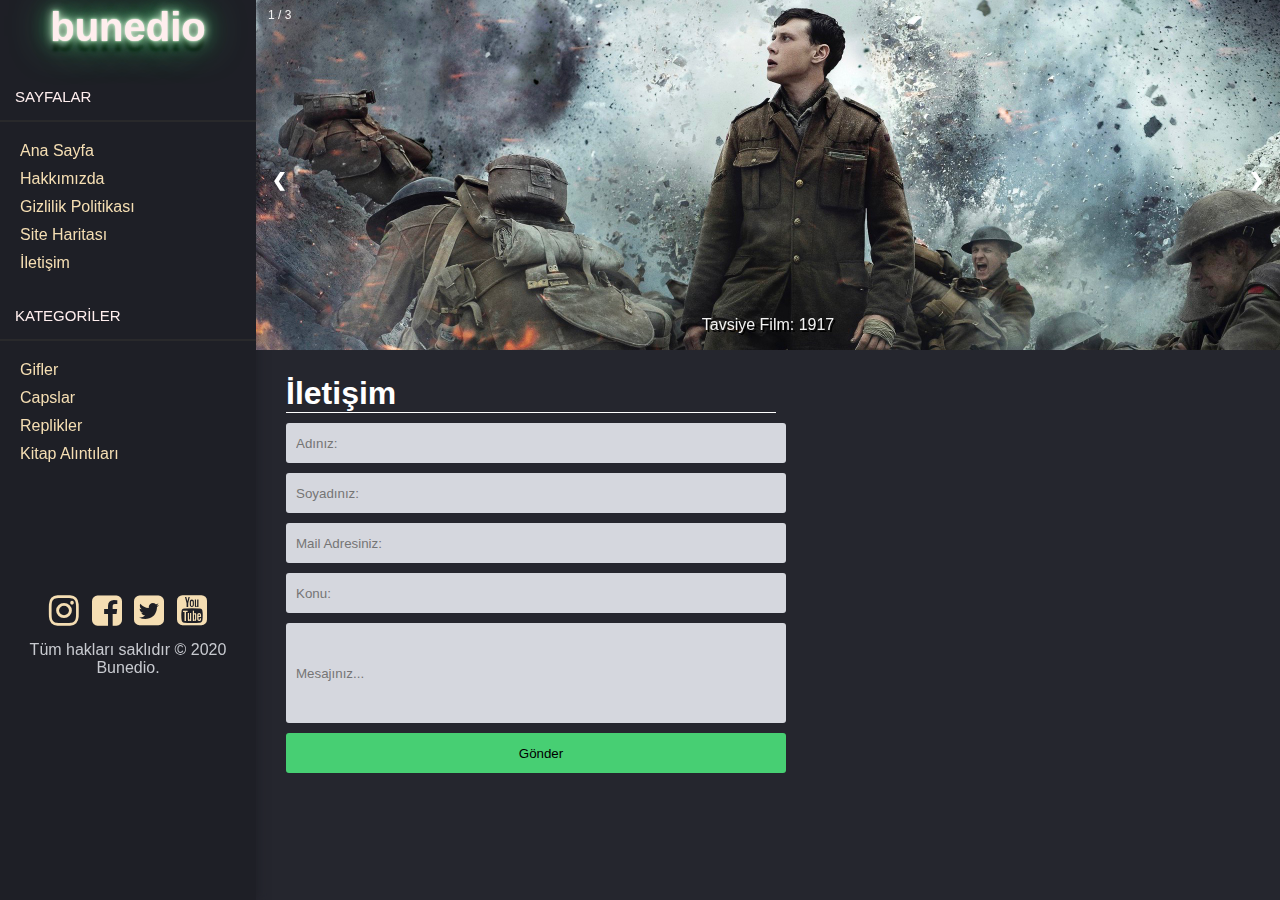
<file: iletisim.html>
<!DOCTYPE html>
<html lang="en">

<head>
    <meta charset="UTF-8">
    <meta name="viewport" content="width=device-width, initial-scale=1.0">
    <title>Bunedio</title>
    <link rel="stylesheet" href="style.css">
    <link rel="stylesheet" href="font-awesome/css/font-awesome.min.css">

</head>

<body>

    <div id="sidebar">
        <div id="logo" class="logo">

            <b>bunedio</b>

        </div><br>

        <div class="baslik">SAYFALAR</div>
        <div class="line"></div>

        <div class="sayfalar">
            <a href="anasayfa.html">Ana Sayfa</a>
            <a href="hakkimizda.html">Hakkımızda</a>
            <a href="gizlilik.html">Gizlilik Politikası</a>
            <a href="siteharitasi.html">Site Haritası</a>
            <a href="iletisim.html">İletişim</a>


        </div>

        <div class="baslik">KATEGORİLER</div>
        <div class="line"></div>

        <div class="sayfalar">
            <a href="gifler.html">Gifler</a>
            <a href="casplar.html">Capslar</a>
            <a href="replikler.html">Replikler</a>
            <a href="alintilar.html">Kitap Alıntıları</a>
        </div>
        <br>
        <br>
        <br>
        <br>
        <br>
        <br>
        <div class="sosyal">
            <a href="https://www.instagram.com/emirhann_bb/" target="_blank"><i class="fa fa-instagram" aria-hidden="true"></i></a>
            <a href=""><i class="fa fa-facebook-square" aria-hidden="true"></i></a>
            <a href=""><i class="fa fa-twitter-square" aria-hidden="true"></i></a>
            <a href=""><i class="fa fa-youtube-square" aria-hidden="true"></i></a>

            <p>Tüm hakları saklıdır © 2020 Bunedio.</p>

        </div>

    </div>

    <div id="main">
        <div class="slideshow-container">

            <div class="mySlides fade">
                <div class="numbertext">1 / 3</div>
                <img src="img/1917.jpg" style="width:100%">
                <div class="text">Tavsiye Film: 1917</div>
            </div>

            <div class="mySlides fade">
                <div class="numbertext">2 / 3</div>
                <img src="img/hacksaw.jpg" style="width:100%">
                <div class="text">Tavsiye Film: Hacksaw Ridge</div>
            </div>

            <div class="mySlides fade">
                <div class="numbertext">3 / 3</div>
                <img src="img/spartacus.jpg" style="width:100%">
                <div class="text">Tavsiye Dizi: Vikings</div>
            </div>

            <a class="prev" onclick="plusSlides(-1)">&#10094;</a>
            <a class="next" onclick="plusSlides(1)">&#10095;</a>

        </div>



        <script>
            var slideIndex = 1;
            showSlides(slideIndex);

            function plusSlides(n) {
                showSlides(slideIndex += n);
            }

            function currentSlide(n) {
                showSlides(slideIndex = n);
            }

            function showSlides(n) {
                var i;
                var slides = document.getElementsByClassName("mySlides");
                var dots = document.getElementsByClassName("dot");
                if (n > slides.length) { slideIndex = 1 }
                if (n < 1) { slideIndex = slides.length }
                for (i = 0; i < slides.length; i++) {
                    slides[i].style.display = "none";
                }
                for (i = 0; i < dots.length; i++) {
                    dots[i].className = dots[i].className.replace(" active", "");
                }
                slides[slideIndex - 1].style.display = "block";
                dots[slideIndex - 1].className += " active";
            }
        </script>

        <div class="sonyazilar">


            <h1>İletişim</h1>

            <div id="iletisim">
       

                <form method="GET" action="mailto:test@example.com" enctype="text/plain">
                    <input type="text"  placeholder="Adınız:"></input>
                    <input type="text" placeholder="Soyadınız:"></input>
                    <input type="email" placeholder="Mail Adresiniz:"></input>
                    <input type="text" placeholder="Konu:"></input>
                    <input type="text" style="height: 100px; width: 500px;" placeholder="Mesajınız..."></input>
                    <input id="buton" type="submit" value="Gönder">

                </form>

          
        </div>


        </div>

    </div>



    </div>






</body>

</html>
</file>
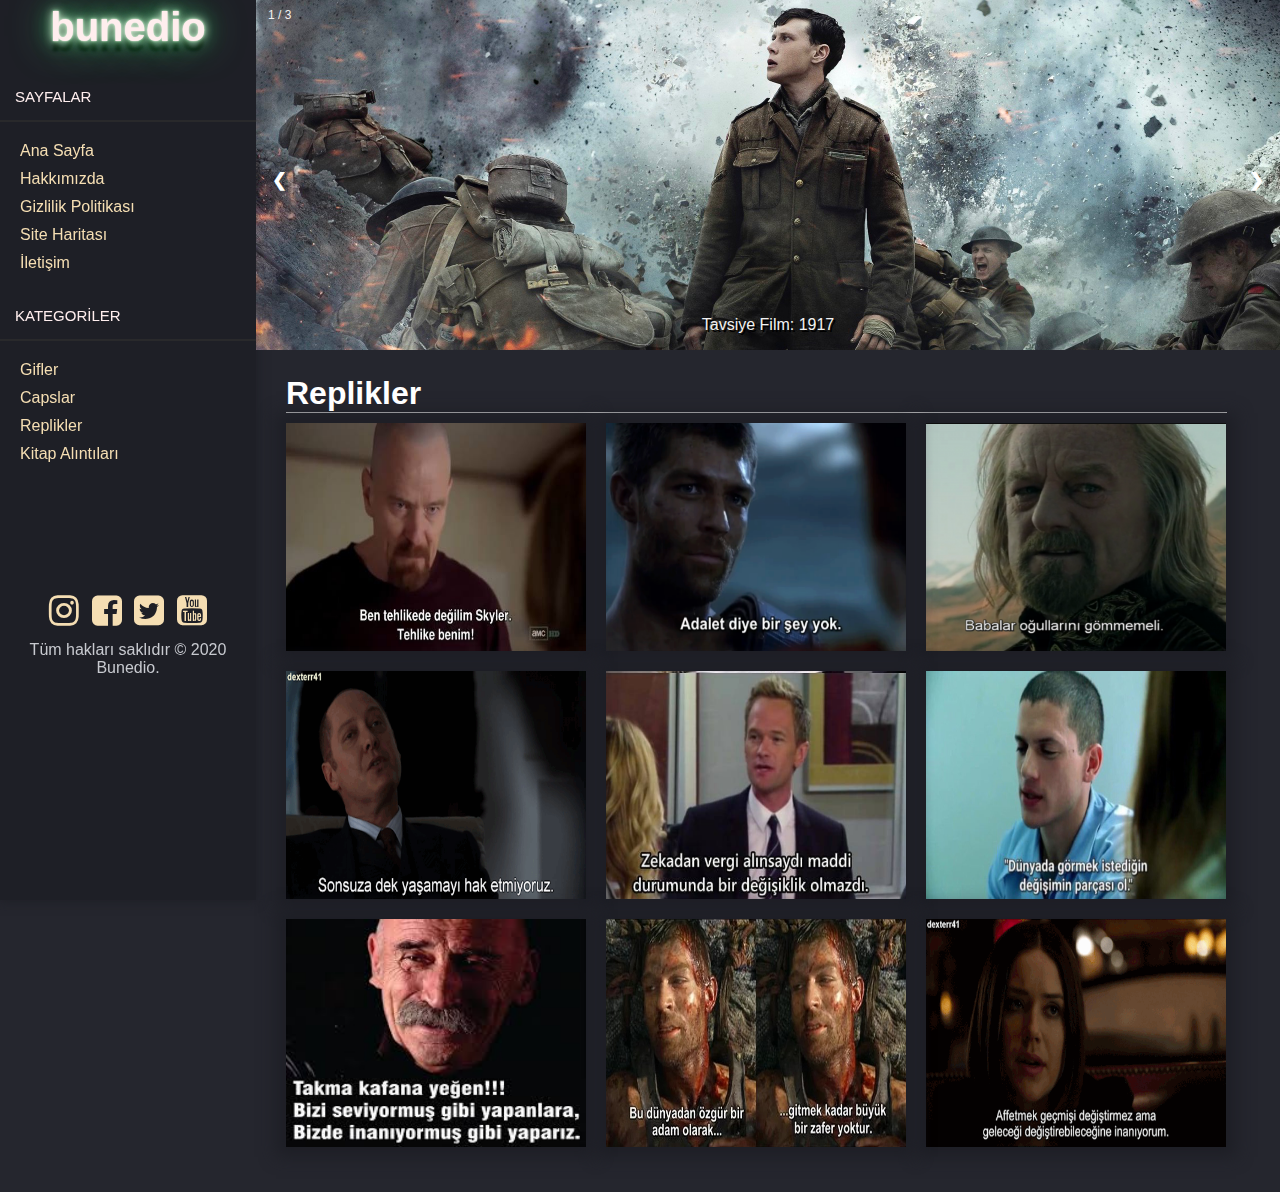
<file: replikler.html>
<!DOCTYPE html>
<html lang="en">

<head>
    <meta charset="UTF-8">
    <meta name="viewport" content="width=device-width, initial-scale=1.0">
    <title>Bunedio</title>
    <link rel="stylesheet" href="style.css">
    <link rel="stylesheet" href="font-awesome/css/font-awesome.min.css">

</head>

<body>

    <div id="sidebar">
        <div id="logo" class="logo">

            <b>bunedio</b>

        </div><br>

        <div class="baslik">SAYFALAR</div>
        <div class="line"></div>

        <div class="sayfalar">
            <a href="anasayfa.html">Ana Sayfa</a>
            <a href="hakkimizda.html">Hakkımızda</a>
            <a href="gizlilik.html">Gizlilik Politikası</a>
            <a href="siteharitasi.html">Site Haritası</a>
            <a href="iletisim.html">İletişim</a>


        </div>

        <div class="baslik">KATEGORİLER</div>
        <div class="line"></div>

        <div class="sayfalar">
            <a href="gifler.html">Gifler</a>
            <a href="casplar.html">Capslar</a>
            <a href="replikler.html">Replikler</a>
            <a href="alintilar.html">Kitap Alıntıları</a>
        </div>
        <br>
        <br>
        <br>
        <br>
        <br>
        <br>
        <div class="sosyal">
            <a href="https://www.instagram.com/emirhann_bb/" target="_blank"><i class="fa fa-instagram" aria-hidden="true"></i></a>
            <a href=""><i class="fa fa-facebook-square" aria-hidden="true"></i></a>
            <a href=""><i class="fa fa-twitter-square" aria-hidden="true"></i></a>
            <a href=""><i class="fa fa-youtube-square" aria-hidden="true"></i></a>

            <p>Tüm hakları saklıdır © 2020 Bunedio.</p>

        </div>

    </div>

    <div id="main">
        <div class="slideshow-container">

            <div class="mySlides fade">
                <div class="numbertext">1 / 3</div>
                <img src="img/1917.jpg" style="width:100%">
                <div class="text">Tavsiye Film: 1917</div>
            </div>

            <div class="mySlides fade">
                <div class="numbertext">2 / 3</div>
                <img src="img/hacksaw.jpg" style="width:100%">
                <div class="text">Tavsiye Film: Hacksaw Ridge</div>
            </div>

            <div class="mySlides fade">
                <div class="numbertext">3 / 3</div>
                <img src="img/spartacus.jpg" style="width:100%">
                <div class="text">Tavsiye Dizi: Vikings</div>
            </div>

            <a class="prev" onclick="plusSlides(-1)">&#10094;</a>
            <a class="next" onclick="plusSlides(1)">&#10095;</a>

        </div>



        <script>
            var slideIndex = 1;
            showSlides(slideIndex);

            function plusSlides(n) {
                showSlides(slideIndex += n);
            }

            function currentSlide(n) {
                showSlides(slideIndex = n);
            }

            function showSlides(n) {
                var i;
                var slides = document.getElementsByClassName("mySlides");
                var dots = document.getElementsByClassName("dot");
                if (n > slides.length) { slideIndex = 1 }
                if (n < 1) { slideIndex = slides.length }
                for (i = 0; i < slides.length; i++) {
                    slides[i].style.display = "none";
                }
                for (i = 0; i < dots.length; i++) {
                    dots[i].className = dots[i].className.replace(" active", "");
                }
                slides[slideIndex - 1].style.display = "block";
                dots[slideIndex - 1].className += " active";
            }
        </script>



   
        <div class="sonyazilar">
            <h1>Replikler</h1>

            <div class="gif">
                <img src="img/replik1.png" alt="">
            </div>
            <div class="gif">
              <img src="img/replik2.png" alt="">
            </div>
            <div class="gif">
                <img src="img/replik3.png" alt="">
            </div>
            <br>
            <div class="gif">
                <img src="img/replik.3jpg.jpg" alt="">
            </div>
            <div class="gif">
              <img src="img/replik5.png" alt="">
            </div>
            <div class="gif">
                <img src="img/replik6.webp" alt="">
            </div>
            <br>
            <div class="gif">
                <img src="img/replik7.gif" alt="">
            </div>
            <div class="gif">
              <img src="img/replik8.jpg" alt="">
            </div>
            <div class="gif">
                <img src="img/replik9.jpg" alt="">
            </div>
        </div>

     


    </div>



    </div>






</body>

</html>
</file>
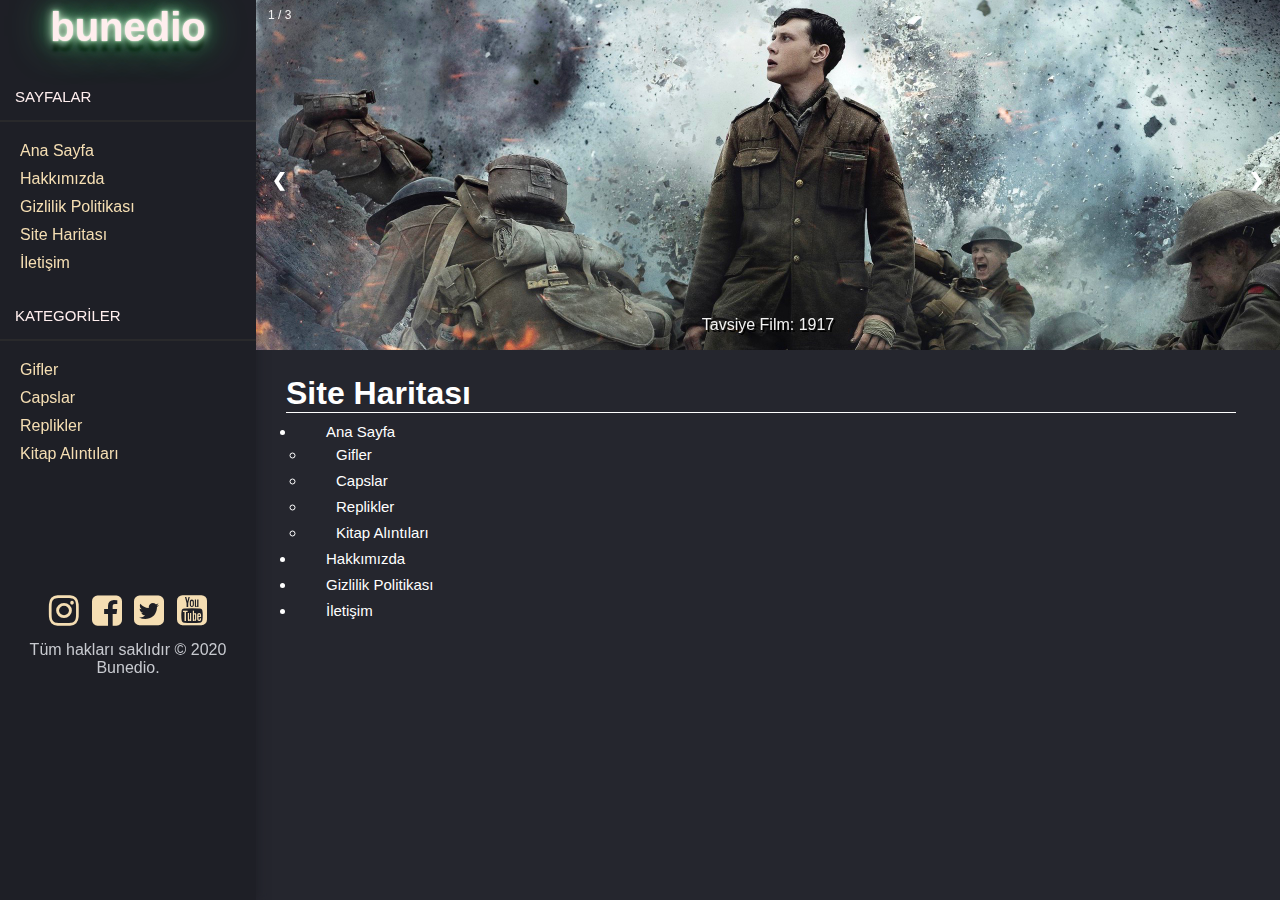
<file: siteharitasi.html>
<!DOCTYPE html>
<html lang="en">

<head>
    <meta charset="UTF-8">
    <meta name="viewport" content="width=device-width, initial-scale=1.0">
    <title>Bunedio</title>
    <link rel="stylesheet" href="style.css">
    <link rel="stylesheet" href="font-awesome/css/font-awesome.min.css">

</head>

<body>

    <div id="sidebar">
        <div id="logo" class="logo">

            <b>bunedio</b>

        </div><br>

        <div class="baslik">SAYFALAR</div>
        <div class="line"></div>

        <div class="sayfalar">
            <a href="anasayfa.html">Ana Sayfa</a>
            <a href="hakkimizda.html">Hakkımızda</a>
            <a href="gizlilik.html">Gizlilik Politikası</a>
            <a href="siteharitasi.html">Site Haritası</a>
            <a href="iletisim.html">İletişim</a>


        </div>

        <div class="baslik">KATEGORİLER</div>
        <div class="line"></div>

        <div class="sayfalar">
            <a href="gifler.html">Gifler</a>
            <a href="casplar.html">Capslar</a>
            <a href="replikler.html">Replikler</a>
            <a href="alintilar.html">Kitap Alıntıları</a>
        </div>
        <br>
        <br>
        <br>
        <br>
        <br>
        <br>
        <div class="sosyal">
            <a href="https://www.instagram.com/emirhann_bb/"><i class="fa fa-instagram" aria-hidden="true"></i></a>
            <a href=""><i class="fa fa-facebook-square" aria-hidden="true"></i></a>
            <a href=""><i class="fa fa-twitter-square" aria-hidden="true"></i></a>
            <a href=""><i class="fa fa-youtube-square" aria-hidden="true"></i></a>

            <p>Tüm hakları saklıdır © 2020 Bunedio.</p>

        </div>

    </div>

    <div id="main">
        <div class="slideshow-container">

            <div class="mySlides fade">
                <div class="numbertext">1 / 3</div>
                <img src="img/1917.jpg" style="width:100%">
                <div class="text">Tavsiye Film: 1917</div>
            </div>

            <div class="mySlides fade">
                <div class="numbertext">2 / 3</div>
                <img src="img/hacksaw.jpg" style="width:100%">
                <div class="text">Tavsiye Film: Hacksaw Ridge</div>
            </div>

            <div class="mySlides fade">
                <div class="numbertext">3 / 3</div>
                <img src="img/spartacus.jpg" style="width:100%">
                <div class="text">Tavsiye Dizi: Vikings</div>
            </div>

            <a class="prev" onclick="plusSlides(-1)">&#10094;</a>
            <a class="next" onclick="plusSlides(1)">&#10095;</a>

        </div>



        <script>
            var slideIndex = 1;
            showSlides(slideIndex);

            function plusSlides(n) {
                showSlides(slideIndex += n);
            }

            function currentSlide(n) {
                showSlides(slideIndex = n);
            }

            function showSlides(n) {
                var i;
                var slides = document.getElementsByClassName("mySlides");
                var dots = document.getElementsByClassName("dot");
                if (n > slides.length) { slideIndex = 1 }
                if (n < 1) { slideIndex = slides.length }
                for (i = 0; i < slides.length; i++) {
                    slides[i].style.display = "none";
                }
                for (i = 0; i < dots.length; i++) {
                    dots[i].className = dots[i].className.replace(" active", "");
                }
                slides[slideIndex - 1].style.display = "block";
                dots[slideIndex - 1].className += " active";
            }
        </script>

        <div class="siteharitasi">


            <h1>Site Haritası</h1>

     
                <ul>
                    <li> <a href="anasayfa.html">Ana Sayfa</a>

                        <ul>
                            <li><a href="gifler.html">Gifler</a></li>
                            <li> <a href="casplar.html">Capslar</a></li>
                            <li> <a href="replikler.html">Replikler</a></li>
                            <li> <a href="alintilar.html">Kitap Alıntıları</a></li>
                        </ul>
                    </li>

                    <li> <a href="hakkimizda.html">Hakkımızda</a></li>
                    <li> <a href="gizlilik.html">Gizlilik Politikası</a></li>
                    <li> <a href="iletisim.html">İletişim</a></li>

                </ul>



        </div>

    </div>



    </div>






</body>

</html>
</file>
<file: style.css>
*{
    box-sizing: border-box;
    padding: 0px;
    margin:0px;
}


body{

    background-color: #25262e;
    font-family: Arial, Helvetica, sans-serif;
    height: 100%;
}


#main{
  float: right;
  width: 80%;
  background-color:#25262e;
  height:auto;

}

img {
  width:100%;
  height:100%;
}

#sidebar{
  width: 20%;
  height: 100%;
  background-color:#1e1f26;
  float: left;
  position: fixed;
  box-shadow: 0px 0px 10px 1px #1e1f26;}
  
  
  .line{
  width: 100%;
  height: 1px;
  color:#29292b;
  border: 1px solid;
  }
  
  .baslik{
    font-size: 15px;
    font-family: 'Trebuchet MS', 'Lucida Sans Unicode', 'Lucida Grande', 'Lucida Sans', Arial, sans-serif;
    color: #fee;
    padding: 15px;
  }
  


/* LOGO */
.logo {
    text-align: center;
    padding-top: 50px;
    user-select: none;
  }
  
  .logo b{
      font-family: 'Lucida Sans', 'Lucida Sans Regular', 'Lucida Grande', 'Lucida Sans Unicode', Geneva, Verdana, sans-serif;
   font-size: 70px;
    color: #fee;
    text-shadow: 0 0px 10px, 0 0 2px, 0 0 1em #47cf73, 0 0 0.5em #47cf73, 0 0 0.1em #47cf73, 0 10px 3px #000;
  }
    .logo b{
    animation: blink linear infinite 2s;
  }

  @keyframes blink {
 
    80% {
      
      text-shadow: none;
    }
    81% {
      color: # 83% {
      color: inherit;
      text-shadow: inherit;
    };
      text-shadow: inherit;
    }

    83% {
      color: #fee;
      text-shadow: inherit;
    }
    100% {
        color: #fee;
        text-shadow: inherit;
      }


  }


#logo.logo{
  padding: 5px;

}
#logo.logo b{
  font-size: 40px;
}





/*FORM*/
.form{
width: 210px;
margin: auto;
margin-top: 100px;
text-align: center;
padding-top: 10px;
padding-bottom: 50px;

}

.form p{
color: #fee;
}

.form h1{
color:rgb(255, 255, 255);
padding-bottom: 10px;
}

.form input{
display: block;
color: rgb(0, 0, 0);
padding-left: 10px;
border-radius: 3px;
border: 0;
height: 40px;
margin-bottom: 10px;
background-color: #d5d7de;
width:100%;
}

.form button{
  display: block;
color: rgb(0, 0, 0);
padding-left: 10px;
border-radius: 3px;
border: 0;
height: 40px;
margin-bottom: 10px;
background-color: #47cf73;
width:100%;
}

.form button:hover{
opacity: 0.8;
}

.form a{

  text-decoration: none;
  color:white;
}

.form a:hover{
opacity: 0.8;

}



#buton{
color: #000;
background-color: #47cf73;
border: 0px;
border-radius: 3px;
width: 100%;
}

#buton:hover{
opacity: 0.8;
}








/* SAYFALAR */

.sayfalar{
  padding: 15px;
  display: block;

}
.sayfalar a{
  display: block;
  text-decoration: none;
  color:wheat;
  padding: 5px;
}

.sayfalar a:hover{
  color: #47cf73;
}



/*SOSYAL AĞLAR*/

.sosyal{
 padding-bottom: 6px;
text-align: center;
}

.sosyal p{
  color: #c7c9cf;
  padding: 10px;
}

.sosyal a{
  text-decoration: none;
  color: wheat;
  font-size: 35px;
  padding: 4px;
}

.sosyal a:hover{
  color: #47cf73;
}





/* SLİDER */
.mySlides {display: none}
img {vertical-align: middle;}
.slideshow-container {
  width: 100%;
  height: 350px;
  
  float: left;

  position: relative;
  overflow: hidden;
}

.prev, .next {
  cursor: pointer;
  position: absolute;
  top: 50%;
  width: auto;
  padding: 16px;
  margin-top: -22px;
  color: white;
  font-weight: bold;
  font-size: 18px;
  transition: 0.6s ease;
  border-radius: 0 3px 3px 0;
  user-select: none;
}

.next {
  right: 0;
  border-radius: 3px 0 0 3px;
}

.prev:hover, .next:hover {
  background-color: rgba(0,0,0,0.8);
}

.text {
  color: #f2f2f2;
  font-size: 16px;
  text-shadow: 2px 2px #000000;
  padding: 8px 12px;
  position: absolute;
  bottom: 8px;
  width: 100%;
  text-align: center;
}

.numbertext {
  color: #f2f2f2;
  font-size: 12px;
  padding: 8px 12px;
  position: absolute;
  top: 0;
}

.dot {
  cursor: pointer;
  height: 15px;
  width: 15px;
  margin: 0 2px;
  background-color: #bbb;
  border-radius: 50%;
  display: inline-block;
  transition: background-color 0.6s ease;
}

.active, .dot:hover {
  background-color: #717171;
}

.fade {
  -webkit-animation-name: fade;
  -webkit-animation-duration: 1.5s;
  animation-name: fade;
  animation-duration: 1.5s;
}

@-webkit-keyframes fade {
  from {opacity: .4} 
  to {opacity: 1}
}

@keyframes fade {
  from {opacity: .4} 
  to {opacity: 1}
}

/* On smaller screens, decrease text size */
@media only screen and (max-width: 300px) {
  .prev, .next,.text {font-size: 11px}
}





.gif{
width: 300px !important;
height: 228px !important;
box-shadow: 0px 0px 15px 10px #1e1f26;
margin-right: 20px;
margin-bottom: 20px;
float: right;
overflow: hidden;
}



/* SON YAZILAR */
.sonyazilar{
  float: left;
  padding: 25px;
  padding-left: 30px;
  color: white;
  }
.sonyazilar a {
float: right;
height: 30px;
width: 120px;
background-color: #47cf73;
padding: 6px;
text-align: center;
margin-top: 20px;
margin-right: 20px;
text-decoration: none;
color: #000;
border-radius: 2px;
border: 1px;
font-size: 15px;
}

.sonyazilar a:hover{
  opacity: 0.8;
  }

.sonyazilar h1{
    margin-bottom: 10px;
    width: 98%;
    border-style: solid;
    border-color: #29292b;
    border-style: none none solid none;
    border-bottom: 1px solid;
  }

.sonyazilar p{
  color: wheat;
  text-shadow: 1px 1px #000000;
}

.sonyazilar ul li{
margin-left: 10px;
list-style: none;
margin-bottom: 8px;
margin-top: 5px;
}


  
/*SİTE HARİTASI*/
.siteharitasi{
  float: left;
  padding: 25px;
  padding-left: 30px;
  color: white;
  width: 100%;

  }
  
.siteharitasi h1{

  margin-bottom: 10px;
  width: 98%;
  border-style: solid;
  border-color: #29292b;
  border-style: none none solid none;
  border-bottom: 1px solid;
  }

.siteharitasi a{
  color: white;
  margin-left: 30px;
  text-decoration: none;
  font-size: 15px;
  }
  
  .siteharitasi ul li{
    margin-left: 10px;
    margin-bottom: 8px;
    margin-top: 5px;
    }

    .siteharitasi a:hover{
     color: #47cf73;
      }
  

#iletisim{

margin: auto;
  width: 100%;
}


#iletisim p{
  color: #fee;
  }
  

  #iletisim input{
  display: block;
  color: rgb(0, 0, 0);
  padding-left: 10px;
  border-radius: 3px;
  border: 0;
  height: 40px;
  margin-bottom: 10px;
  background-color: #d5d7de;
  width:100%;
  }
  
  
  
  #iletisim #buton{
  color: #000;
  background-color: #47cf73;
  border: 0px;
  border-radius: 3px;
  width: 100%;
  }
  
  #buton:hover{
  opacity: 0.8;
  }
</file>
